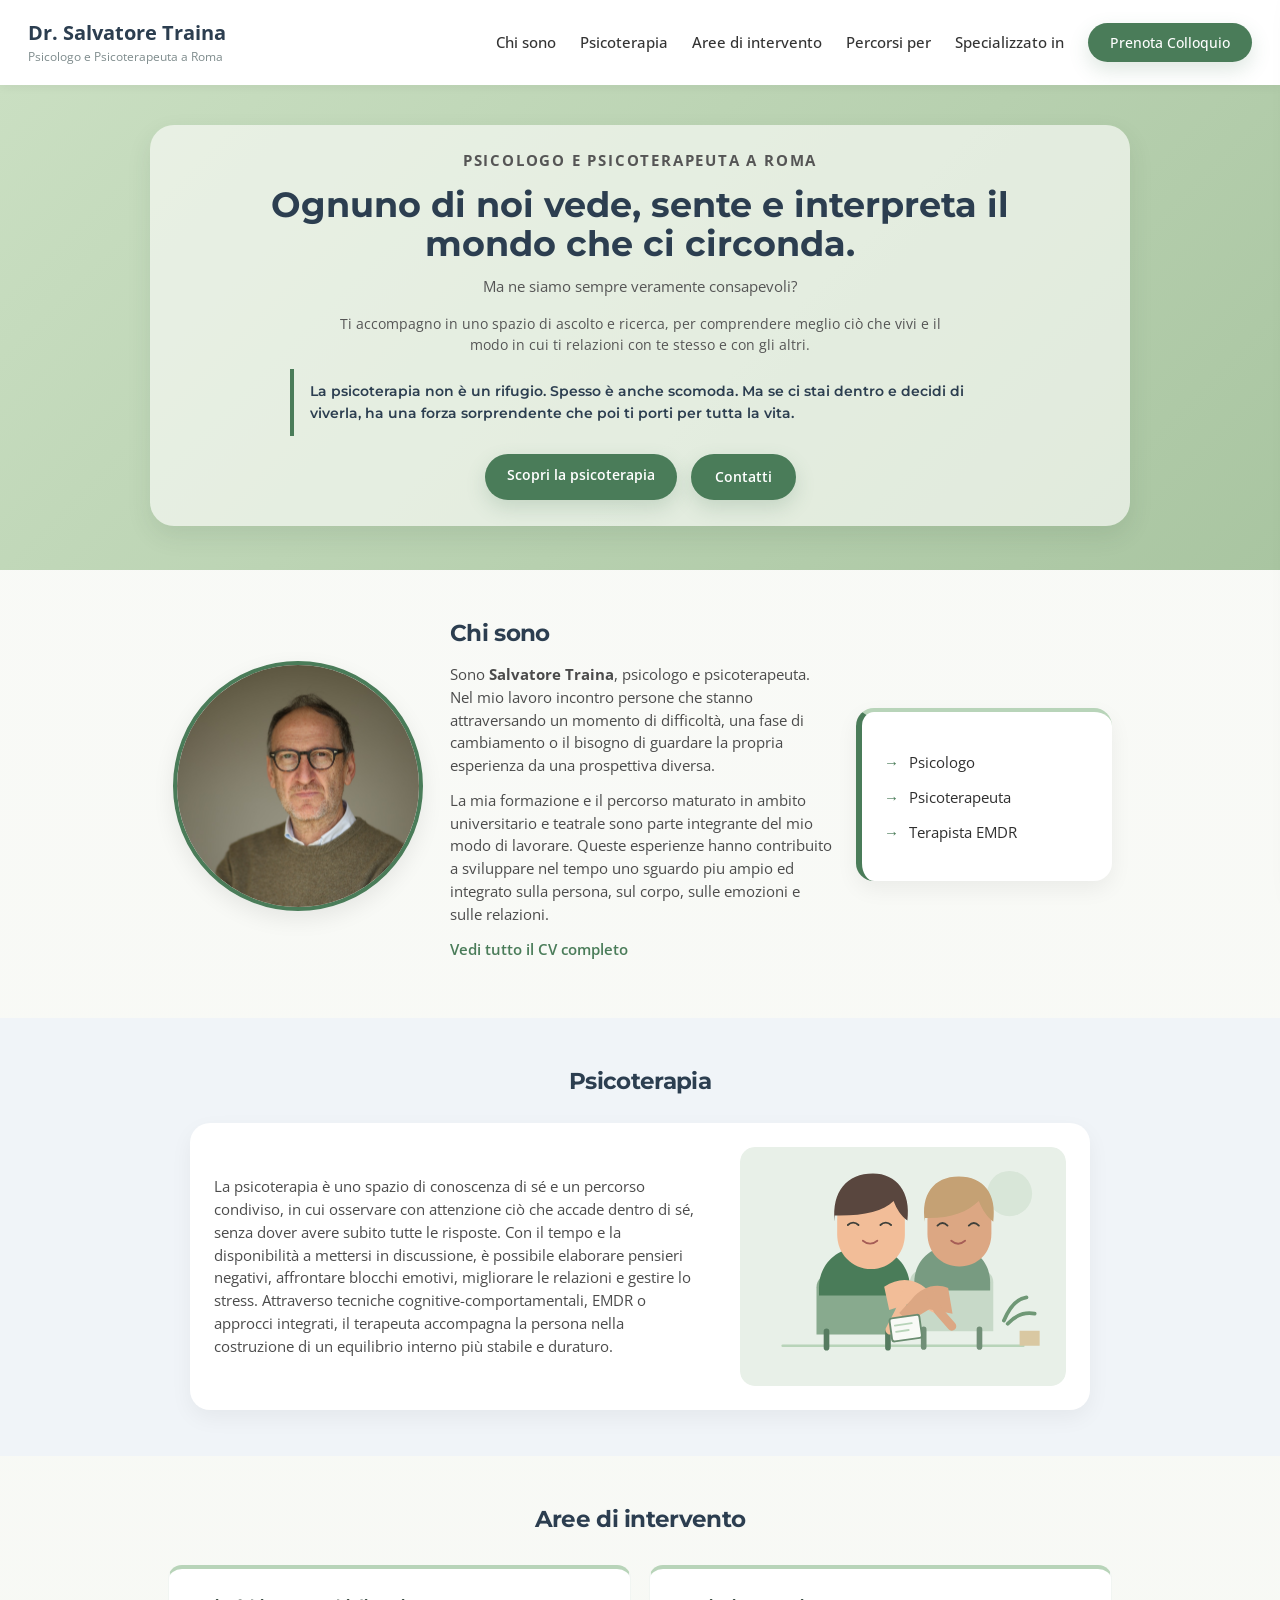
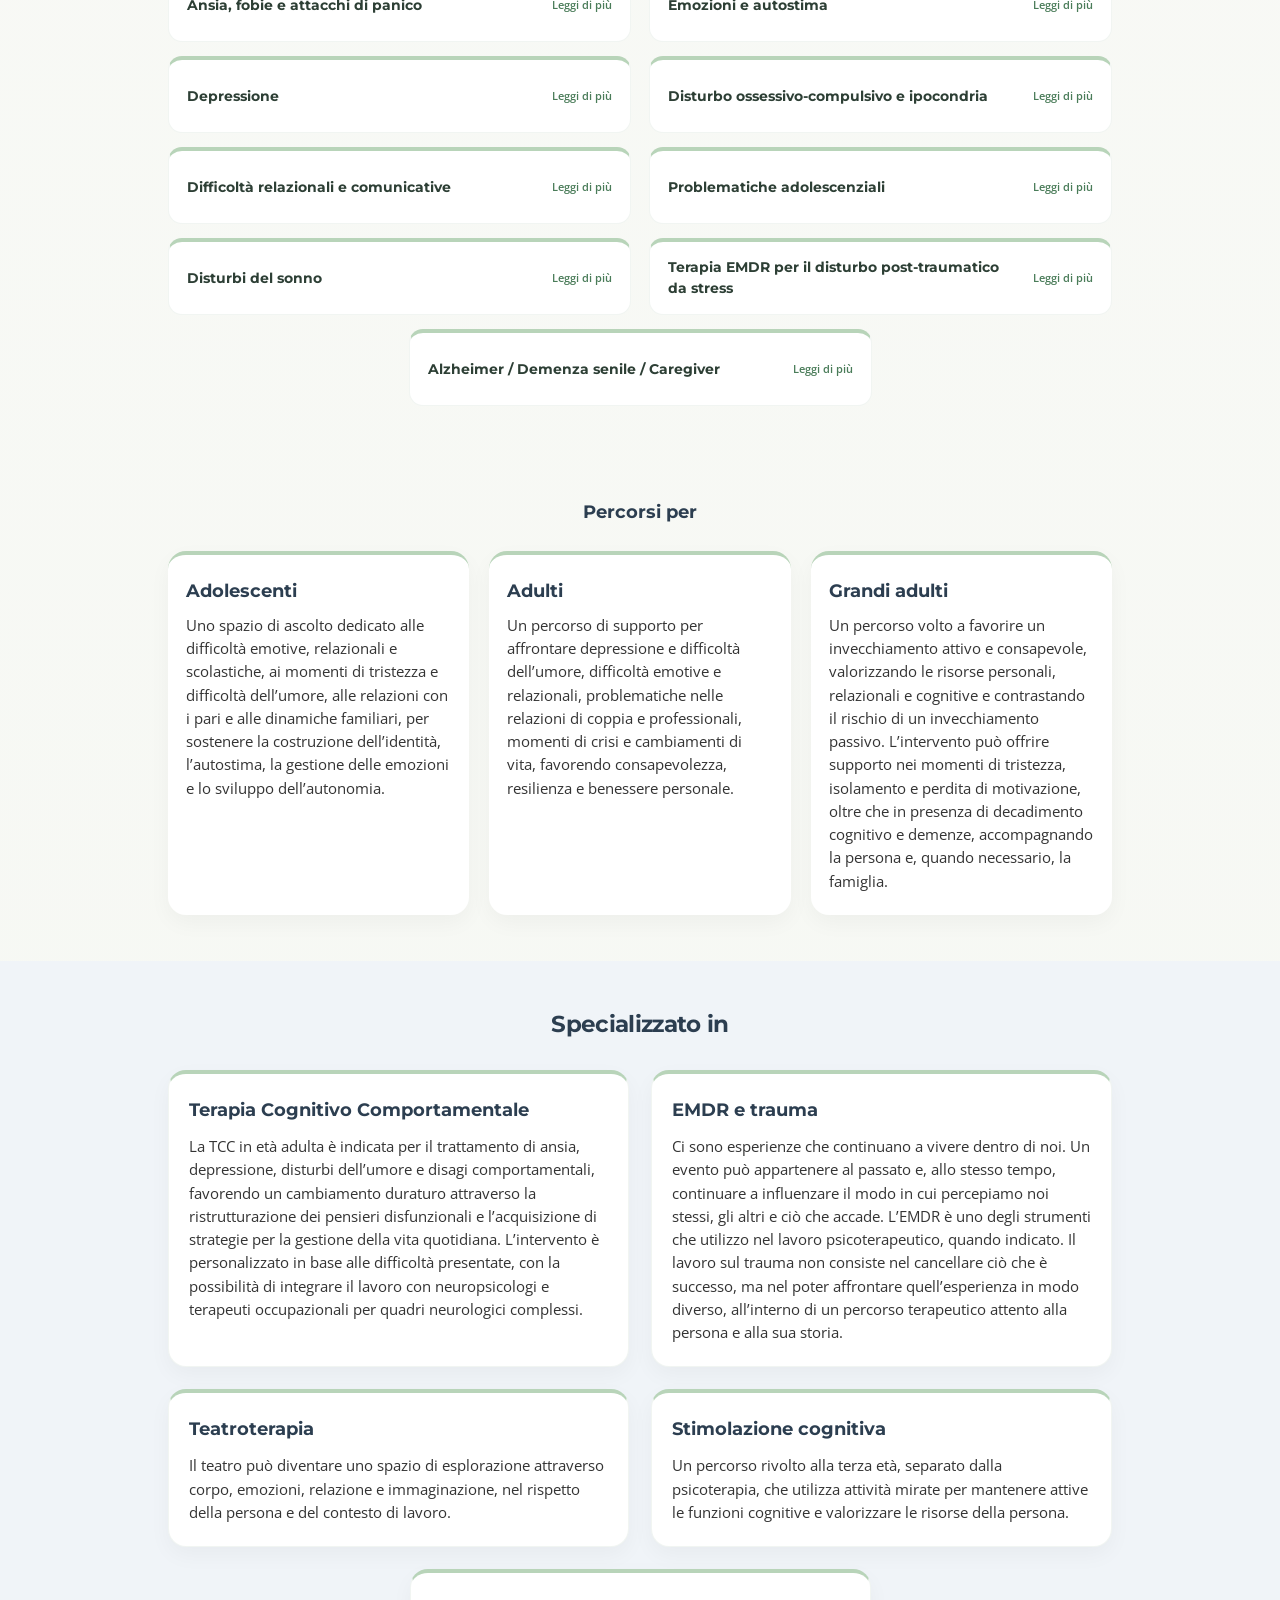
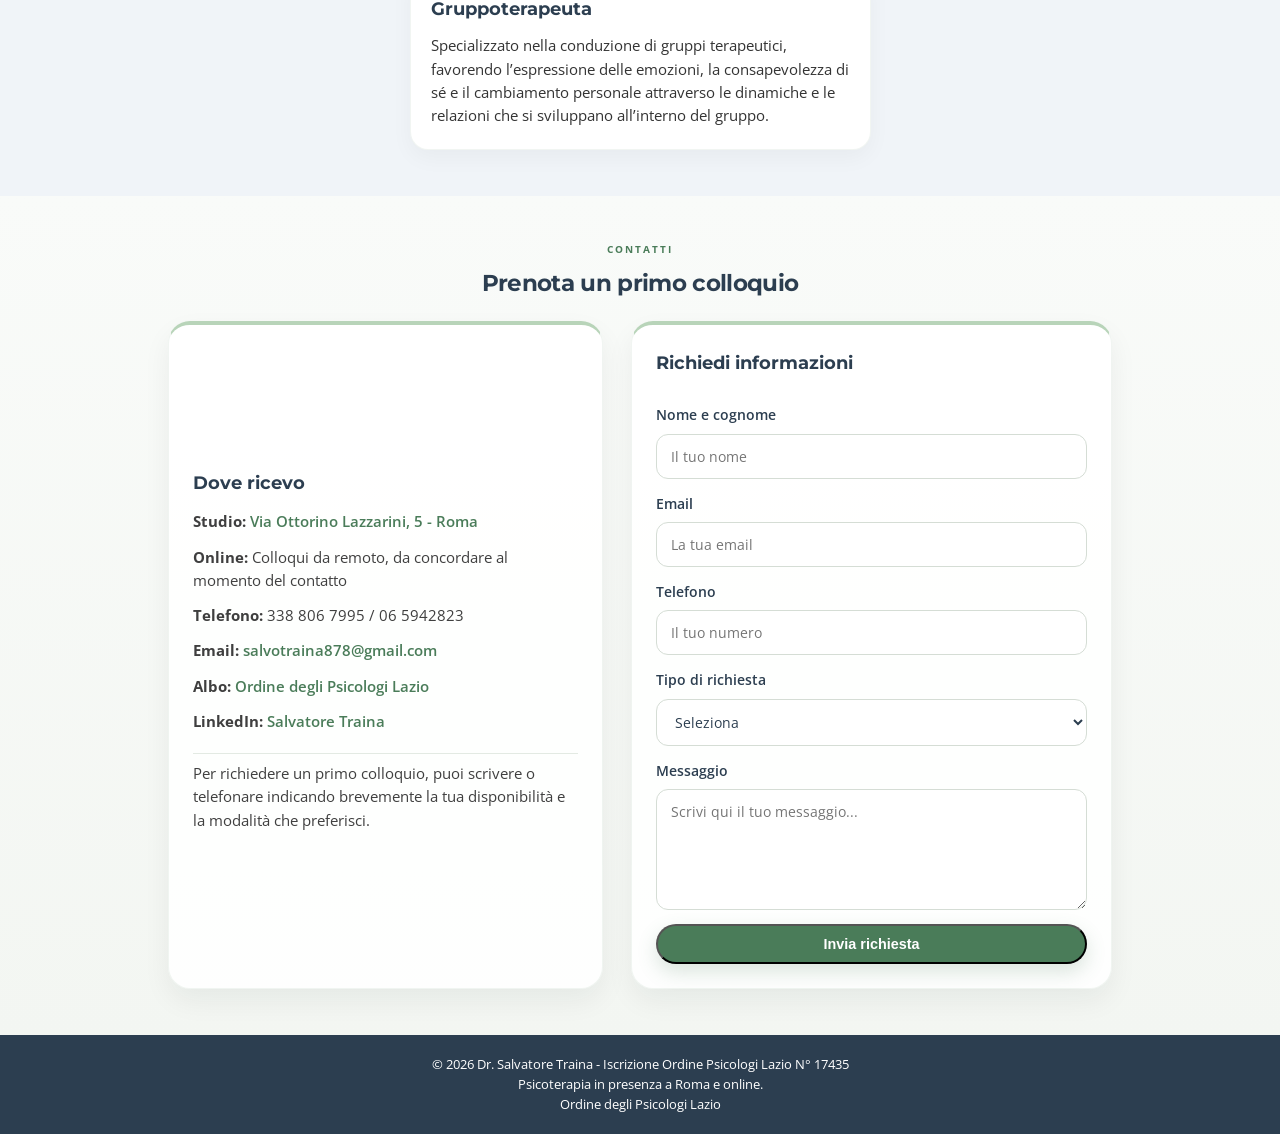
<file: index.html>
<!DOCTYPE html>
<html lang="it">
<head>
    <meta charset="UTF-8">
    <meta name="viewport" content="width=device-width, initial-scale=1.0">
    
    <!-- Meta SEO Principali -->
    <title>Dr. Salvatore Traina | Psicologo Psicoterapeuta a Roma</title>
    <meta name="description" content="Psicologo e Psicoterapeuta a Roma. Supporto psicologico per ansia, stress, terapia individuale e di coppia. Consulenze in studio a Roma e online.">
    <meta name="keywords" content="psicologo roma, psicoterapeuta roma, terapia ansia roma, psicologo online, consulenza psicologica roma">
    <meta name="robots" content="index, follow">
    
    <!-- Open Graph (Social Share) -->
    <meta property="og:title" content="Dr. Salvatore Traina - Psicologo Psicoterapeuta a Roma">
    <meta property="og:description" content="Percorsi di psicoterapia e supporto psicologico a Roma e online. Prenota un primo colloquio.">
    <meta property="og:type" content="website">

    <!-- CSS -->
    <link rel="stylesheet" href="style.css">
    
    <!-- Google Fonts -->
    <link rel="preconnect" href="https://fonts.googleapis.com">
    <link rel="preconnect" href="https://fonts.gstatic.com" crossorigin>
    <link href="https://fonts.googleapis.com/css2?family=Montserrat:wght@400;500;600;700&family=Open+Sans:wght@300;400;600&display=swap" rel="stylesheet">

    <!-- Umami Analytics -->
    <script defer src="https://cloud.umami.is/script.js" data-website-id="c4d1b2b9-e2a3-42a3-b841-8011da75d604"></script>

    <!-- Dati Strutturati Schema.org per Google SEO Locale -->
    <script type="application/ld+json">
    {
      "@context": "https://schema.org",
      "@type": "Physician",
      "name": "Dr. Salvatore Traina - Psicologo Psicoterapeuta Roma",
      "image": "https://via.placeholder.com/800x600",
      "medicalSpecialty": "Psychiatric",
      "address": {
        "@type": "PostalAddress",
        "streetAddress": "Via Benedetto Croce 123",
        "addressLocality": "Roma",
        "postalCode": "00183",
        "addressCountry": "IT"
      },
      "geo": {
        "@type": "GeoCoordinates",
        "latitude": 41.9027835,
        "longitude": 12.4963655
      },
      "url": "https://www.nomedominio.it",
      "telephone": "+390612345678",
      "priceRange": "€€"
    }
    </script>
</head>

<body>
    <!-- Header & Navigazione -->
    <header class="navbar">
        <div class="container nav-container">
            <a href="#" class="logo">Dr. Salvatore Traina <span>Psicologo e Psicoterapeuta a Roma</span></a>
            <nav class="desktop-nav" aria-label="Navigazione principale">
                <ul class="nav-links">
                    <li><a href="#chi-sono">Chi sono</a></li>
                    <li><a href="#psicoterapia">Psicoterapia</a></li>
                    <li><a href="#aree">Aree di intervento</a></li>
                    <li><a href="#percorsi-eta">Percorsi per </a></li>
                    <li><a href="#approcci">Specializzato in</a></li>
                    <li><a href="#contatti" class="btn-nav">Prenota Colloquio</a></li>
                </ul>
            </nav>

            <button class="mobile-menu-toggle" type="button" aria-label="Apri menu" aria-expanded="false">
                <span></span>
                <span></span>
                <span></span>
            </button>
        </div>
    </header>

    <div class="mobile-menu-backdrop" aria-hidden="true"></div>

    <nav class="mobile-nav-panel" aria-label="Menu mobile">
        <ul class="nav-links-mobile">
            <li><a href="#chi-sono">Chi sono</a></li>
            <li><a href="#psicoterapia">Psicoterapia</a></li>
            <li><a href="#aree">Aree di intervento</a></li>
            <li><a href="#percorsi-eta">Percorsi per ogni età</a></li>
            <li><a href="#approcci">Specializzato in</a></li>
            <li><a href="#contatti" class="btn-nav">Prenota Colloquio</a></li>
        </ul>
    </nav>

    <!-- Home -->
    <section class="hero">
        <div class="container hero-content">
            <p class="eyebrow">Psicologo e Psicoterapeuta a Roma</p>
            <h1>Ognuno di noi vede, sente e interpreta il mondo che ci circonda.</h1>
            <p>Ma ne siamo sempre veramente consapevoli?</p>
            <p class="hero-intro">Ti accompagno in uno spazio di ascolto e ricerca, per comprendere meglio ciò che vivi e il modo in cui ti relazioni con te stesso e con gli altri.</p>
            <blockquote>La psicoterapia non è un rifugio. Spesso è anche scomoda. Ma se ci stai dentro e decidi di viverla, ha una forza sorprendente che poi ti porti per tutta la vita.</blockquote>
            <div class="hero-buttons">
                <a href="#psicoterapia" class="btn btn-primary">Scopri la psicoterapia</a>
                <a href="#contatti" class="btn btn-secondary">Contatti</a>
            </div>
        </div>
    </section>

    <!-- Chi Sono -->
    <section id="chi-sono" class="section">
        <div class="container section-grid">
            <div class="profile-photo">
                <img src="foto.jpg" alt="Dr. Salvatore Traina">
            </div>
            <div class="text-block">
                <h2>Chi sono</h2>
                <p>Sono <strong>Salvatore Traina</strong>, psicologo e psicoterapeuta. Nel mio lavoro incontro persone che stanno attraversando un momento di difficoltà, una fase di cambiamento o il bisogno di guardare la propria esperienza da una prospettiva diversa.</p>
                <p>La mia formazione e il percorso maturato  in ambito universitario e teatrale sono parte integrante del mio modo di lavorare. Queste esperienze hanno contribuito a sviluppare  nel tempo uno sguardo piu ampio ed integrato sulla persona, sul corpo, sulle emozioni e sulle relazioni.</p>
                <p><a class="contact-link" href="cv.html">Vedi tutto il CV completo</a></p>
            </div>
            <div class="info-card">
                <ul>
                    <li>Psicologo</li>
                    <li>Psicoterapeuta</li>
                    <li>Terapista EMDR</li>
                </ul>
            </div>
        </div>
    </section>

    <!-- Psicoterapia -->
    <section id="psicoterapia" class="section bg-light">
        <div class="container">
            <h2 class="text-center">Psicoterapia</h2>
            <div class="psychotherapy-content">
                <p>La psicoterapia è uno spazio di conoscenza di sé e un percorso condiviso, in cui osservare con attenzione ciò che accade dentro di sé, senza dover avere subito tutte le risposte. Con il tempo e la disponibilità a mettersi in discussione, è possibile elaborare pensieri negativi, affrontare blocchi emotivi, migliorare le relazioni e gestire lo stress. Attraverso tecniche cognitive-comportamentali, EMDR o approcci integrati, il terapeuta accompagna la persona nella costruzione di un equilibrio interno più stabile e duraturo.</p>
                <img src="psicoterapia.svg" alt="Un terapeuta ascolta un paziente adulto durante un colloquio">
            </div>
        </div>
    </section>

    <!-- Aree di intervento -->
    <section id="aree" class="section">
        <div class="container">
            <h2 class="text-center">Aree di intervento</h2>
            <div class="cards-grid">
                <details class="area-item" name="aree-intervento">
                    <summary class="area-toggle">
                        <span>Ansia, fobie e attacchi di panico</span>
                        <span class="read-more"><span class="read-label">Leggi di più</span><span class="close-label">Chiudi</span></span>
                    </summary>
                    <div class="area-panel">
                        <p>Per comprendere cosa succede nel corpo e nella mente quando la paura prende spazio e affrontare gradualmente le situazioni che generano ansia.</p>
                    </div>
                </details>
                <details class="area-item" name="aree-intervento">
                    <summary class="area-toggle">
                        <span>Emozioni e autostima</span>
                        <span class="read-more"><span class="read-label">Leggi di più</span><span class="close-label">Chiudi</span></span>
                    </summary>
                    <div class="area-panel">
                        <p>Per chi si sente bloccato, sopraffatto o continuamente in lotta con il proprio modo di essere.</p>
                    </div>
                </details>
                <details class="area-item" name="aree-intervento">
                    <summary class="area-toggle">
                        <span>Depressione</span>
                        <span class="read-more"><span class="read-label">Leggi di più</span><span class="close-label">Chiudi</span></span>
                    </summary>
                    <div class="area-panel">
                        <p>Uno spazio per affrontare i momenti di tristezza, la perdita di motivazione e le difficoltà dell'umore, valorizzando le risorse personali.</p>
                    </div>
                </details>
                <details class="area-item" name="aree-intervento">
                    <summary class="area-toggle">
                        <span>Disturbo ossessivo-compulsivo e ipocondria</span>
                        <span class="read-more"><span class="read-label">Leggi di più</span><span class="close-label">Chiudi</span></span>
                    </summary>
                    <div class="area-panel">
                        <p>Per comprendere e affrontare pensieri ricorrenti, preoccupazioni per la salute e comportamenti che possono incidere sulla vita quotidiana.</p>
                    </div>
                </details>
                <details class="area-item" name="aree-intervento">
                    <summary class="area-toggle">
                        <span>Difficoltà relazionali e comunicative</span>
                        <span class="read-more"><span class="read-label">Leggi di più</span><span class="close-label">Chiudi</span></span>
                    </summary>
                    <div class="area-panel">
                        <p>Per esplorare le dinamiche relazionali e trovare modalità più consapevoli di comunicare e stare in relazione.</p>
                    </div>
                </details>
                <details class="area-item" name="aree-intervento">
                    <summary class="area-toggle">
                        <span>Problematiche adolescenziali</span>
                        <span class="read-more"><span class="read-label">Leggi di più</span><span class="close-label">Chiudi</span></span>
                    </summary>
                    <div class="area-panel">
                        <p>Un percorso di ascolto e supporto per le difficoltà emotive, relazionali e familiari che possono emergere durante l'adolescenza.</p>
                    </div>
                </details>
                <details class="area-item" name="aree-intervento">
                    <summary class="area-toggle">
                        <span>Disturbi del sonno</span>
                        <span class="read-more"><span class="read-label">Leggi di più</span><span class="close-label">Chiudi</span></span>
                    </summary>
                    <div class="area-panel">
                        <p>Per approfondire le difficoltà legate al sonno e il loro rapporto con il benessere emotivo e la vita quotidiana.</p>
                    </div>
                </details>
                <details class="area-item" name="aree-intervento">
                    <summary class="area-toggle">
                        <span>Terapia EMDR per il disturbo post-traumatico da stress</span>
                        <span class="read-more"><span class="read-label">Leggi di più</span><span class="close-label">Chiudi</span></span>
                    </summary>
                    <div class="area-panel">
                        <p>Quando indicato, l'EMDR può essere integrato nel percorso terapeutico per affrontare esperienze traumatiche e i loro effetti.</p>
                    </div>
                </details>
                <details class="area-item alzheimer-card" name="aree-intervento">
                    <summary class="area-toggle">
                        <span>Alzheimer / Demenza senile / Caregiver</span>
                        <span class="read-more"><span class="read-label">Leggi di più</span><span class="close-label">Chiudi</span></span>
                    </summary>
                    <div class="area-panel">
                        <p>Chi si prende cura di una persona con Alzheimer o demenza senile è esposto a un forte stress psicofisico e rischia di esaurire rapidamente le energie necessarie alla relazione di aiuto. Con supporto, ascolto e orientamento, il familiare può ridurre questi rischi e diventare un valido sostegno per la persona e per l'intero nucleo familiare.</p>
                        <h4>Fase I</h4>
                        <p>Attività specifiche di stimolazione cognitiva per persone con demenza senile o Alzheimer.</p>
                        <h4>Fase II</h4>
                        <p>Formazione e informazione rivolte a familiari e badanti che assistono quotidianamente persone con deterioramento cognitivo e che spesso vivono la malattia con un senso di isolamento e solitudine.</p>
                        <h4>Obiettivi</h4>
                        <ul>
                            <li>Esercizi per una corretta stimolazione cognitiva.</li>
                            <li>Conoscere e migliorare le strategie di comunicazione verbale, non verbale e corporea.</li>
                            <li>Comprendere cosa è utile sapere e fare per chi si prende cura di una persona con demenza.</li>
                            <li>Individuare le risorse da attivare e conoscere le fasi della malattia.</li>
                            <li>Proteggersi per non esaurire le proprie energie.</li>
                            <li>Affrontare la solitudine legata alla malattia.</li>
                        </ul>
                    </details>
            </div>
        </div>
    </section>

    <!-- Percorsi per ogni età -->
    <section class="section">
        <div class="container">
            <h3 id="percorsi-eta" class="text-center">Percorsi per </h3>
            <div class="feature-grid">
                <div class="feature-card">
                    <h3>Adolescenti</h3>
                    <p>Uno spazio di ascolto dedicato alle difficoltà emotive, relazionali e scolastiche, ai momenti di tristezza e difficoltà dell’umore, alle relazioni con i pari e alle dinamiche familiari, per sostenere la costruzione dell’identità, l’autostima, la gestione delle emozioni e lo sviluppo dell’autonomia.</p>
                </div>
                <div class="feature-card">
                    <h3>Adulti</h3>
                    <p>Un percorso di supporto per affrontare depressione e difficoltà dell’umore, difficoltà emotive e relazionali, problematiche nelle relazioni di coppia e professionali, momenti di crisi e cambiamenti di vita, favorendo consapevolezza, resilienza e benessere personale.</p>
                </div>
                <div class="feature-card">
                    <h3>Grandi adulti</h3>
                    <p>Un percorso volto a favorire un invecchiamento attivo e consapevole, valorizzando le risorse personali, relazionali e cognitive e contrastando il rischio di un invecchiamento passivo. L’intervento può offrire supporto nei momenti di tristezza, isolamento e perdita di motivazione, oltre che in presenza di decadimento cognitivo e demenze, accompagnando la persona e, quando necessario, la famiglia.</p>
                </div>
            </div>
        </div>
    </section>

    <!-- Specializzato in -->
    <section id="approcci" class="section bg-light">
        <div class="container">
            <h2 class="text-center">Specializzato in</h2>
            <div class="cards-grid">
                <div class="card">
                    <h3>Terapia Cognitivo Comportamentale</h3>
                    <p>La TCC in età adulta è indicata per il trattamento di ansia, depressione, disturbi dell’umore e disagi comportamentali, favorendo un cambiamento duraturo attraverso la ristrutturazione dei pensieri disfunzionali e l’acquisizione di strategie per la gestione della vita quotidiana. L’intervento è personalizzato in base alle difficoltà presentate, con la possibilità di integrare il lavoro con neuropsicologi e terapeuti occupazionali per quadri neurologici complessi.</p>
                </div>
                <div class="card">
                    <h3>EMDR e trauma</h3>
                    <p>Ci sono esperienze che continuano a vivere dentro di noi. Un evento può appartenere al passato e, allo stesso tempo, continuare a influenzare il modo in cui percepiamo noi stessi, gli altri e ciò che accade. L’EMDR è uno degli strumenti che utilizzo nel lavoro psicoterapeutico, quando indicato. Il lavoro sul trauma non consiste nel cancellare ciò che è successo, ma nel poter affrontare quell’esperienza in modo diverso, all’interno di un percorso terapeutico attento alla persona e alla sua storia.</p>
                </div>
                <div class="card">
                    <h3>Teatroterapia</h3>
                    <p>Il teatro può diventare uno spazio di esplorazione attraverso corpo, emozioni, relazione e immaginazione, nel rispetto della persona e del contesto di lavoro.</p>
                </div>
                <div class="card">
                    <h3>Stimolazione cognitiva</h3>
                    <p>Un percorso rivolto alla terza età, separato dalla psicoterapia, che utilizza attività mirate per mantenere attive le funzioni cognitive e valorizzare le risorse della persona.</p>
                </div>
                <div class="card">
                    <h3>Gruppoterapeuta</h3>
                    <p>Specializzato nella conduzione di gruppi terapeutici, favorendo l’espressione delle emozioni, la consapevolezza di sé e il cambiamento personale attraverso le dinamiche e le relazioni che si sviluppano all’interno del gruppo.</p>
                </div>
            </div>
        </div>
    </section>

    <!-- Contatti -->
    <section id="contatti" class="section contact-section">
        <div class="container">
            <div class="section-heading">
                <p class="eyebrow eyebrow-small">Contatti</p>
                <h2 class="text-center">Prenota un primo colloquio</h2>
            </div>

            <div class="contact-grid">
                <div class="contact-info">
                    <div class="contact-card">
                        <h3>Dove ricevo</h3>
                        <p><strong>Studio:</strong> <a class="contact-link" href="https://www.google.com/maps/search/?api=1&query=Via+Ottorino+Lazzarini+5+Roma" target="_blank" rel="noopener">Via Ottorino Lazzarini, 5 - Roma</a></p>
                        <p><strong>Online:</strong> Colloqui da remoto, da concordare al momento del contatto</p>
                        <p><strong>Telefono:</strong> <span href="tel:3388067995"> 338 806 7995</span> / <span href="tel:065942823" > 06 5942823</span></p>
                        <p><strong>Email:</strong> <a href="mailto:salvotraina878@gmail.com" class="contact-link">salvotraina878@gmail.com</a></p>
                        <p><strong>Albo:</strong> <a class="contact-link" href="https://ordinepsicologilazio.it/albo/salvatoretraina#nota-1" target="_blank" rel="noopener">Ordine degli Psicologi Lazio</a></p>
                        <p><strong>LinkedIn:</strong> <a class="contact-link" href="https://www.linkedin.com/in/salvatore-traina-9a300489/?skipRedirect=true&contentTrackingId=ZJd0AjXlQhiMS88UP1SF4w%3D%3D&viewName=premium-nav-upsell-text&upsellOrderOrigin=Tracking%3Av1%3Apremium_nav_upsell_text%3ANav%3AIn-Product" target="_blank" rel="noopener">Salvatore Traina</a></p>
                        <p class="contact-note">Per richiedere un primo colloquio, puoi scrivere o telefonare indicando brevemente la tua disponibilità e la modalità che preferisci.</p>
                    </div>

                </div>

                <form class="contact-form" action="https://formspree.io/f/xjykplrg" method="POST">
                    <h3>Richiedi informazioni</h3>
                    <input type="hidden" name="_captcha" value="false">
                    <input type="hidden" name="_subject" value="Nuova richiesta dal sito web - Dr. Salvatore Traina">
                    <input type="hidden" name="_template" value="table">
                    <input type="hidden" name="_next" value="https://salvatoretraina.it/index1.html">

                    <label>
                        <span>Nome e cognome</span>
                        <input type="text" name="nome" placeholder="Il tuo nome" required>
                    </label>

                    <label>
                        <span>Email</span>
                        <input type="email" name="email" placeholder="La tua email" required>
                    </label>

                    <label>
                        <span>Telefono</span>
                        <input type="tel" name="telefono" placeholder="Il tuo numero" required>
                    </label>

                    <label>
                        <span>Tipo di richiesta</span>
                        <select name="interesse" required>
                            <option value="">Seleziona</option>
                            <option value="Primo colloquio">Primo colloquio</option>
                            <option value="Psicoterapia individuale">Psicoterapia individuale</option>
                            <option value="Coppia">Coppia</option>
                            <option value="Ansia e panico">Ansia e panico</option>
                            <option value="Altro">Altro</option>
                        </select>
                    </label>

                    <label>
                        <span>Messaggio</span>
                        <textarea name="messaggio" rows="5" placeholder="Scrivi qui il tuo messaggio..." required></textarea>
                    </label>

                    <button type="submit" class="btn btn-primary">Invia richiesta</button>
                </form>
            </div>
        </div>
    </section>

    <!-- Footer -->
    <footer>
        <div class="container footer-content">
            <p>&copy; 2026 Dr. Salvatore Traina - Iscrizione Ordine Psicologi Lazio N° 17435</p>
            <p>Psicoterapia in presenza a Roma e online.</p>
            <p><a href="https://ordinepsicologilazio.it/albo/salvatoretraina#nota-1" target="_blank" rel="noopener" class="contact-link">Ordine degli Psicologi Lazio</a></p>
        </div>
    </footer>

    <script>
        const toggle = document.querySelector('.mobile-menu-toggle');
        const backdrop = document.querySelector('.mobile-menu-backdrop');
        const mobilePanel = document.querySelector('.mobile-nav-panel');
        const mobileLinks = document.querySelectorAll('.nav-links-mobile a');

        function setMenuState(isOpen) {
            toggle.classList.toggle('is-open', isOpen);
            toggle.setAttribute('aria-expanded', String(isOpen));
            document.body.classList.toggle('menu-open', isOpen);
            backdrop.classList.toggle('visible', isOpen);
            mobilePanel.classList.toggle('open', isOpen);
        }

        toggle.addEventListener('click', () => {
            const isOpen = !toggle.classList.contains('is-open');
            setMenuState(isOpen);
        });

        backdrop.addEventListener('click', () => setMenuState(false));

        mobileLinks.forEach(link => {
            link.addEventListener('click', () => setMenuState(false));
        });
    </script>
<script>
  const form = document.querySelector('form[action*="formspree.io"]');
  form.addEventListener('submit', async (e) => {
    e.preventDefault();
    try {
      const risposta = await fetch(form.action, {
        method: 'POST',
        body: new FormData(form),
        headers: { Accept: 'application/json' }
      });
      if (!risposta.ok) throw new Error();
      window.location.href = 'index1.html';
    } catch {
      alert("Errore nell'invio. Riprova o contattami per telefono.");
    }
  });
</script>
</body>
</html>
</file>
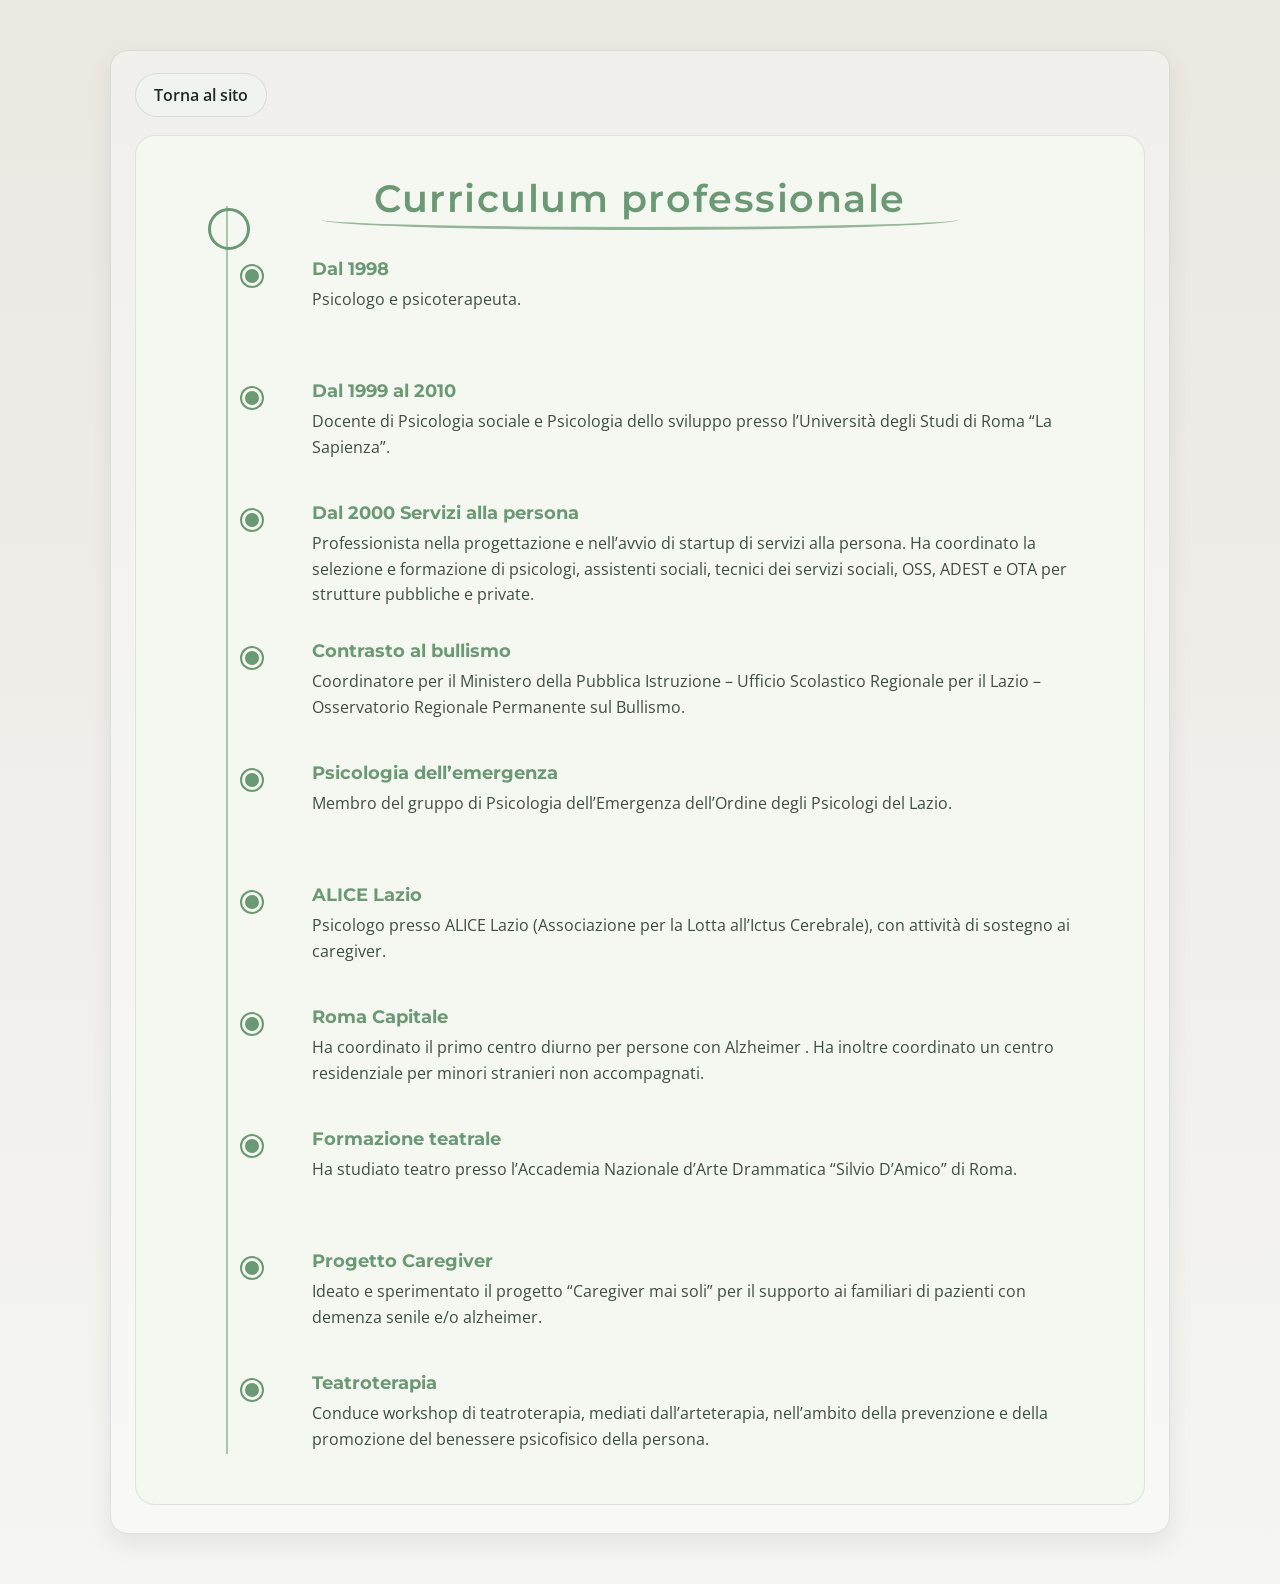
<file: cv.html>
<!DOCTYPE html>
<html lang="it">
<head>
    <meta charset="UTF-8">
    <meta name="viewport" content="width=device-width, initial-scale=1.0">
    <title>Curriculum - Dr. Salvatore Traina</title>
    <link rel="preconnect" href="https://fonts.googleapis.com">
    <link rel="preconnect" href="https://fonts.gstatic.com" crossorigin>
    <link href="https://fonts.googleapis.com/css2?family=Montserrat:wght@400;500;600;700&family=Open+Sans:wght@300;400;600;700&display=swap" rel="stylesheet">
    <style>
        :root {
            --bg: #f3f3f0;
            --panel: #f5f7f1;
            --line: #b9d7b5;
            --green: #a7c7aa;
            --green-deep: #6a9a73;
            --text: #1e2a21;
            --muted: #3d4d42;
            --shadow: rgba(30, 42, 33, 0.08);
        }

        * { box-sizing: border-box; }

        body {
            margin: 0;
            font-family: 'Open Sans', sans-serif;
            background: linear-gradient(180deg, #eae8e1 0%, #f5f5f3 100%);
            color: var(--text);
        }

        .page {
            max-width: 1100px;
            margin: 30px auto;
            padding: 20px;
        }

        .cv-shell {
            background: rgba(255,255,255,0.35);
            border: 1px solid rgba(115, 136, 120, 0.2);
            border-radius: 18px;
            box-shadow: 0 10px 25px var(--shadow);
            padding: 22px 24px 28px;
        }

        .toolbar {
            display: flex;
            justify-content: space-between;
            align-items: center;
            margin-bottom: 18px;
            gap: 16px;
        }

        .btn {
            display: inline-flex;
            align-items: center;
            justify-content: center;
            text-decoration: none;
            border-radius: 999px;
            padding: 10px 18px;
            font-weight: 600;
            transition: 0.2s ease;
            border: 1px solid transparent;
        }

        .btn-home {
            background: #f0f3ee;
            border-color: rgba(69, 90, 74, 0.15);
            color: var(--text);
        }

        .btn-home:hover {
            background: #e6ece4;
        }

        .cv-card {
            background: var(--panel);
            border: 1px solid rgba(115, 136, 120, 0.18);
            border-radius: 20px;
            padding: 24px 24px 10px;
            position: relative;
            overflow: hidden;
        }

        .cv-card::before {
            content: "";
            position: absolute;
            left: 90px;
            top: 70px;
            bottom: 50px;
            width: 2px;
            background: linear-gradient(180deg, var(--green) 0%, var(--green) 100%);
        }

        .cv-card::after {
            content: "";
            position: absolute;
            left: 72px;
            top: 72px;
            width: 36px;
            height: 36px;
            border: 3px solid var(--green-deep);
            border-radius: 50%;
            background: transparent;
            transform: rotate(45deg);
        }

        h1 {
            font-family: 'Montserrat', sans-serif;
            font-size: clamp(2.2rem, 3vw, 3.4rem);
            line-height: 1.1;
            text-align: center;
            margin: 18px 0 18px;
            color: var(--green-deep);
            letter-spacing: 0.04em;
            font-weight: 600;
            position: relative;
        }

        h1 .cap {
            display: inline-block;
            position: relative;
        }

        h1 .cap::before {
            content: "";
            position: absolute;
            left: 50%;
            transform: translateX(-50%);
            bottom: -10px;
            width: 120%;
            height: 18px;
            border: 3px solid rgba(106, 154, 115, 0.7);
            border-top: 0;
            border-left: 0;
            border-right: 0;
            border-radius: 50%;
        }

        .timeline {
            position: relative;
            margin-left: 120px;
            padding-top: 20px;
        }

        .item {
            position: relative;
            padding-left: 32px;
            margin-bottom: 32px;
            min-height: 90px;
        }

        .item::before {
            content: "";
            position: absolute;
            left: -38px;
            top: 8px;
            width: 14px;
            height: 14px;
            background: var(--green-deep);
            border-radius: 50%;
            border: 3px solid #f5f7f1;
            box-shadow: 0 0 0 2px var(--green-deep);
        }

        .year {
            display: inline-block;
            font-family: 'Montserrat', sans-serif;
            font-weight: 700;
            font-size: 1.1rem;
            margin-bottom: 8px;
            color: var(--green-deep);
        }

        .title {
            font-size: clamp(1.1rem, 1.5vw, 1.5rem);
            font-weight: 700;
            margin: 0 0 8px;
            color: var(--text);
        }

        .desc {
            margin: 0;
            line-height: 1.6;
            color: var(--muted);
            max-width: 760px;
            font-size: 1rem;
        }

        .badge {
            display: inline-block;
            margin-bottom: 6px;
            color: var(--green-deep);
            font-weight: 700;
        }

        @media (max-width: 700px) {
            .page { padding: 12px; }
            .cv-shell { padding: 16px; }
            .toolbar { display: flex; justify-content: center; }
            .cv-card::before { left: 32px; }
            .cv-card::after { left: 14px; }
            .timeline {
                margin-left: 50px;
                padding-top: 10px;
            }
            .item { padding-left: 18px; }
            .item::before { left: -22px; }
        }
    </style>
</head>
<body>
    <div class="page">
        <div class="cv-shell">
            <div class="toolbar">
                <a href="index.html" class="btn btn-home">Torna al sito</a>
            </div>

            <div class="cv-card">
                <h1><span class="cap">Curriculum professionale</span></h1>

                <div class="timeline">
                    <div class="item">
                        <div class="year">Dal 1998 </div>
                        <p class="desc">Psicologo e psicoterapeuta.</p>
                    </div>

                    <div class="item">
                        <div class="year">Dal 1999 al 2010</div>
                        <p class="desc">Docente di Psicologia sociale e Psicologia dello sviluppo presso l’Università degli Studi di Roma “La Sapienza”.</p>
                    </div>

                    <div class="item">
                        <div class="year">Dal 2000 Servizi alla persona</div>
                        <p class="desc">Professionista nella progettazione e nell’avvio di startup di servizi alla persona. Ha coordinato la selezione e formazione di psicologi, assistenti sociali, tecnici dei servizi sociali, OSS, ADEST e OTA per strutture pubbliche e private.</p>
                    </div>

                    <div class="item">
                        <div class="year">Contrasto al bullismo</div>
                        <p class="desc">Coordinatore per il Ministero della Pubblica Istruzione – Ufficio Scolastico Regionale per il Lazio – Osservatorio Regionale Permanente sul Bullismo.</p>
                    </div>

                    <div class="item">
                        <div class="year">Psicologia dell’emergenza</div>
                        <p class="desc">Membro del gruppo di Psicologia dell’Emergenza dell’Ordine degli Psicologi del Lazio.</p>
                    </div>

                    <div class="item">
                        <div class="year">ALICE Lazio</div>
                        <p class="desc">Psicologo presso ALICE Lazio (Associazione per la Lotta all’Ictus Cerebrale), con attività di sostegno ai caregiver.</p>
                    </div>

                    <div class="item">
                        <div class="year">Roma Capitale</div>
                        <p class="desc">Ha coordinato il primo centro diurno per persone con Alzheimer . Ha inoltre coordinato un centro residenziale per minori stranieri non accompagnati.</p>
                    </div>

                    <div class="item">
                        <div class="year">Formazione teatrale</div>
                        <p class="desc">Ha studiato teatro presso l’Accademia Nazionale d’Arte Drammatica “Silvio D’Amico” di Roma.</p>
                    </div>

                    <div class="item">
                        <div class="year">Progetto Caregiver</div>
                        <p class="desc">Ideato e sperimentato il progetto “Caregiver mai soli” per il supporto ai familiari di pazienti con demenza senile e/o alzheimer.</p>
                    </div>

                    <div class="item">
                        <div class="year">Teatroterapia</div>
                        <p class="desc">
                            Conduce workshop di teatroterapia, mediati dall’arteterapia, nell’ambito della prevenzione e della promozione del benessere psicofisico della persona.
                        </p>
                    </div>
                </div>
            </div>
        </div>
    </div>
</body>
</html>
</file>
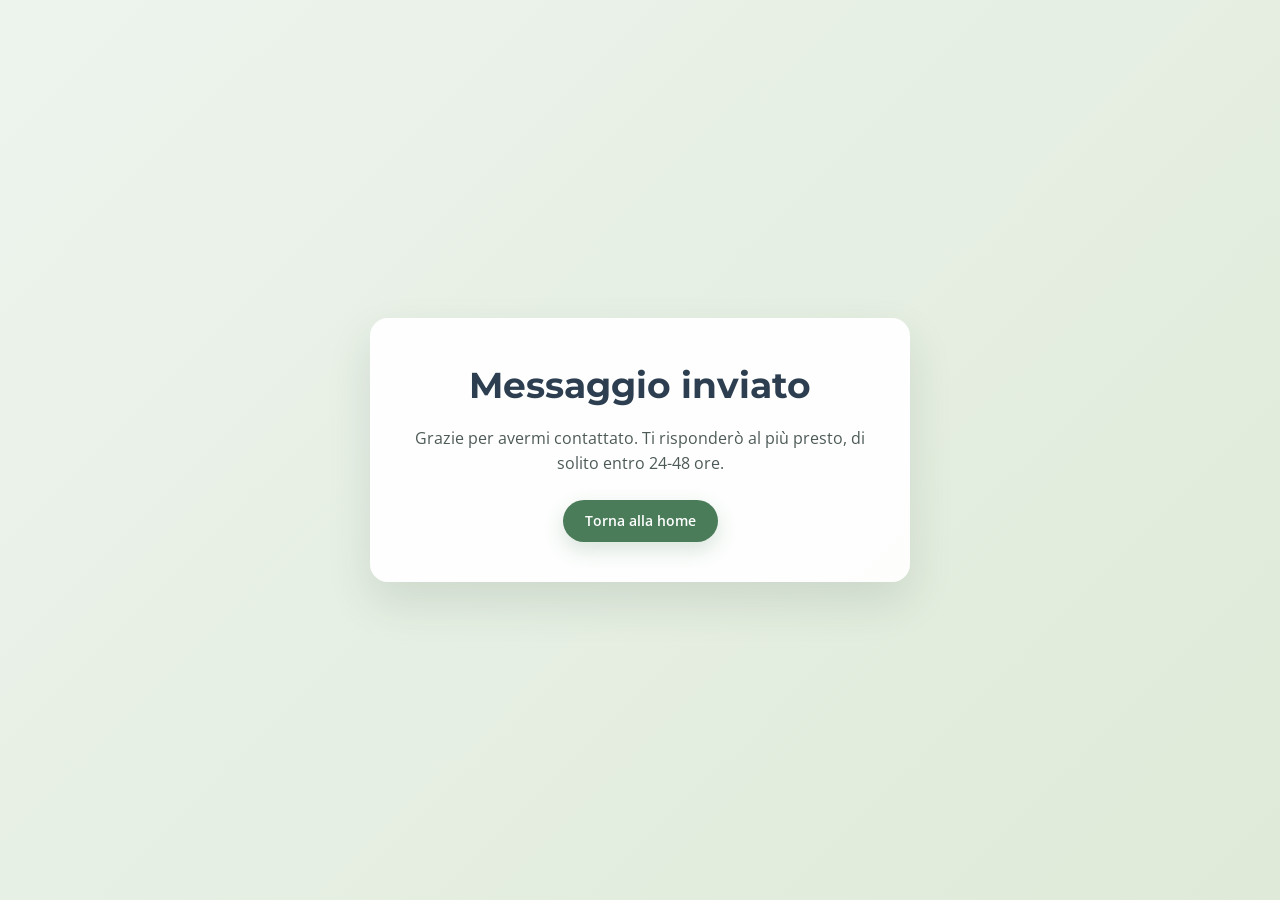
<file: index1.html>
<!DOCTYPE html>
<html lang="it">
<head>
  <meta charset="UTF-8" />
  <meta name="viewport" content="width=device-width, initial-scale=1.0" />
  <meta name="robots" content="noindex, follow" />
  <title>Messaggio inviato | Dr. Salvatore Traina</title>

  <!-- Stessi font del sito (se nel tuo index.html la riga dei font è diversa, copia quella) -->
  <link rel="preconnect" href="https://fonts.googleapis.com">
  <link rel="preconnect" href="https://fonts.gstatic.com" crossorigin>
  <link href="https://fonts.googleapis.com/css2?family=Montserrat:wght@400;500;600;700&family=Open+Sans:wght@400;600&display=swap" rel="stylesheet">

  <!-- Stesso foglio di stile del sito: eredita font, colori e pulsanti -->
  <link rel="stylesheet" href="style.css">

  <style>
    .thanks {
      min-height: 100vh;
      display: grid;
      place-items: center;
      padding: 24px;
      background: linear-gradient(135deg, #edf4ee 0%, #dfead8 100%);
    }

    .thanks-card {
      background: rgba(255, 255, 255, 0.92);
      border-radius: 18px;
      padding: 40px 32px;
      text-align: center;
      box-shadow: 0 20px 45px rgba(27, 54, 39, 0.12);
      max-width: 540px;
      width: 100%;
    }

    .thanks-card h1 {
      margin: 0 0 12px;
      font-family: 'Montserrat', sans-serif;
      font-size: clamp(1.8rem, 5vw, 2.4rem);
      color: #2c3e50;
    }

    .thanks-card p {
      margin: 0 0 24px;
      line-height: 1.6;
      font-size: 1.05rem;
      color: #4d5a58;
    }
  </style>
</head>
<body>
  <main class="thanks">
    <div class="thanks-card">
      <h1>Messaggio inviato</h1>
      <p>Grazie per avermi contattato. Ti risponderò al più presto, di solito entro 24-48 ore.</p>
      <a class="btn btn-primary" href="/">Torna alla home</a>
    </div>
  </main>
</body>
</html>
</file>
<file: style.css>
/* Reset e Base */
* {
    margin: 0;
    padding: 0;
    box-sizing: border-box;
}

html {
    font-size: 15px;
}

body {
    font-family: 'Open Sans', sans-serif;
    color: #333333;
    line-height: 1.55;
    background: linear-gradient(180deg, #f9faf7 0%, #f5f7f2 100%);
    font-size: 1rem;
}

h1, h2, h3 {
    font-family: 'Montserrat', sans-serif;
    color: #2c3e50;
    margin-bottom: 0.8rem;
}

h2 {
    letter-spacing: -0.03em;
}

a {
    text-decoration: none;
    color: inherit;
}

.container {
    max-width: 980px;
    margin: 0 auto;
    padding: 0 18px;
}

.section {
    padding: 46px 0;
}

.bg-light {
    background-color: #f0f4f8;
}

.text-center {
    text-align: center;
}

/* Header & Nav */
.navbar {
    background-color: #ffffff;
    box-shadow: 0 2px 10px rgba(0,0,0,0.05);
    position: sticky;
    top: 0;
    z-index: 100;
}

.nav-container {
    display: flex;
    justify-content: space-between;
    align-items: center;
    max-width: 1320px;
    padding: 18px 28px;
    position: relative;
}

.logo {
    font-size: 1.3rem;
    font-weight: 700;
    color: #2c3e50;
}

.desktop-nav {
    display: block;
}

.logo span {
    display: block;
    font-size: 0.8rem;
    color: #7f8c8d;
    font-weight: 400;
}

.nav-links {
    display: flex;
    list-style: none;
    align-items: center;
    gap: 24px;
}

.nav-links a {
    font-weight: 500;
    white-space: nowrap;
    transition: color 0.3s ease, text-decoration-color 0.3s ease;
    text-decoration: underline;
    text-decoration-color: transparent;
    text-underline-offset: 4px;
}

.nav-links a:hover {
    color: #4a7c59;
    text-decoration-color: currentColor;
}

.btn-nav {
    background-color: #4a7c59;
    color: #ffffff !important;
    padding: 10px 22px;
    border-radius: 999px;
    font-weight: 600;
    font-size: 0.92rem;
    text-decoration: none !important;
    box-shadow: 0 8px 20px rgba(74, 124, 89, 0.18);
    transition: all 0.3s ease;
}

.btn-nav:hover {
    background-color: #3d654a;
    color: #ffffff !important;
    text-decoration: none !important;
    transform: translateY(-1px);
    box-shadow: 0 10px 22px rgba(74, 124, 89, 0.25);
}

/* Hero Section */
.hero {
    background: linear-gradient(135deg, #cadfc2 0%, #a9c5a1 100%);
    padding: 40px 0 44px;
    text-align: center;
}

.hero .container {
    max-width: 980px;
    background: rgba(245, 248, 243, 0.72);
    padding: 24px 26px 26px;
    border-radius: 24px;
    box-shadow: 0 10px 24px rgba(43, 69, 49, 0.10);
}

.eyebrow {
    text-transform: uppercase;
    letter-spacing: 0.12rem;
    font-size: 0.72rem;
    font-weight: 700;
    color: #4a7c59;
    margin-bottom: 10px;
}

.hero-content h1 {
    font-size: clamp(1.8rem, 2.7vw, 2.8rem);
    margin-bottom: 12px;
    max-width: 760px;
    margin-left: auto;
    margin-right: auto;
    line-height: 1.12;
}

.hero-content p {
    font-size: 1rem;
    max-width: 680px;
    margin: 0 auto 14px auto;
    color: #555;
}

.hero-content .hero-intro {
    max-width: 620px;
    font-size: 0.92rem;
    margin-bottom: 14px;
}

.hero-content blockquote {
    max-width: 700px;
    margin: 14px auto 18px;
    padding: 12px 16px;
    border-left: 4px solid #4a7c59;
    color: #2c3e50;
    font-family: 'Montserrat', sans-serif;
    font-size: 0.94rem;
    font-weight: 600;
    line-height: 1.5;
    text-align: left;
}

.hero-buttons {
    display: flex;
    justify-content: center;
    gap: 14px;
    flex-wrap: wrap;
}

.psychotherapy-content {
    display: grid;
    grid-template-columns: 1.2fr 0.8fr;
    align-items: center;
    gap: 36px;
    max-width: 900px;
    margin: 24px auto 0;
    padding: 24px;
    border-radius: 20px;
    background: #ffffff;
    box-shadow: 0 8px 22px rgba(0, 0, 0, 0.05);
}

.psychotherapy-content p {
    margin: 0;
    color: #4b4b4b;
    font-size: 0.98rem;
}

.psychotherapy-content img {
    display: block;
    width: 100%;
    height: auto;
    border-radius: 14px;
}

/* Bottoni */
.btn {
    display: inline-block;
    padding: 10px 22px;
    border-radius: 999px;
    font-weight: 600;
    font-size: 0.96rem;
    transition: all 0.3s ease;
}

.btn-primary {
    background-color: #4a7c59;
    color: #fff;
    box-shadow: 0 8px 20px rgba(74, 124, 89, 0.2);
}

.btn-primary:hover {
    background-color: #3d654a;
}

.contact-form button[type="submit"] {
    cursor: pointer;
}

.btn-secondary {
    background-color: #4a7c59;
    color: #fff;
    border: 2px solid #4a7c59;
    box-shadow: 0 8px 20px rgba(74, 124, 89, 0.2);
}

.btn-secondary:hover {
    background-color: #3d654a;
    border-color: #3d654a;
}

/* Section Grid */
.section-grid {
    display: grid;
    grid-template-columns: 260px 1.5fr 1fr;
    gap: 22px;
    align-items: center;
}

.text-block p {
    margin-bottom: 12px;
    color: #4b4b4b;
    font-size: 0.98rem;
}

.tag-list {
    display: flex;
    flex-wrap: wrap;
    gap: 10px;
    margin-top: 24px;
}

.tag-list span {
    background: #edf4ee;
    color: #345a41;
    border: 1px solid #dfe9e0;
    border-radius: 999px;
    padding: 8px 14px;
    font-size: 0.82rem;
    font-weight: 600;
}

.profile-photo {
    width: 250px;
    height: 250px;
    border-radius: 50%;
    overflow: hidden;
    border: 4px solid #4a7c59;
    box-shadow: 0 8px 22px rgba(0,0,0,0.08);
    justify-self: center;
    transform: translateY(-8px);
}

.profile-photo img {
    width: 110%;
    height: 110%;
    object-fit: cover;
    object-position: center top;
    display: block;
    transform: translate(-5%, -4%);
}

.info-card {
    background: #ffffff;
    padding: 24px 22px;
    border-radius: 18px;
    box-shadow: 0 8px 22px rgba(0,0,0,0.06);
    border-left: 6px solid #4a7c59;
}

.info-card ul {
    list-style: none;
    margin-top: 15px;
}

.info-card li {
    display: flex;
    gap: 10px;
    margin-bottom: 12px;
    color: #2f2f2f;
}

.info-card li::before {
    content: "→";
    color: #4a7c59;
    font-weight: 700;
}

/* Feature cards */
.feature-grid {
    display: grid;
    grid-template-columns: repeat(3, minmax(0, 1fr));
    gap: 20px;
    margin-top: 26px;
}

.feature-card {
    background: #ffffff;
    border-radius: 18px;
    box-shadow: 0 8px 22px rgba(0,0,0,0.04);
    padding: 22px 18px;
    border-top: 4px solid #b8d4b9;
    min-height: 320px;
}

.feature-card h3 {
    margin-bottom: 10px;
}

/* Cards Grid */
.cards-grid {
    display: grid;
    grid-template-columns: repeat(2, minmax(0, 1fr));
    gap: 22px;
    margin-top: 28px;
}

#aree .cards-grid {
    grid-template-columns: repeat(2, minmax(0, 1fr));
    gap: 14px 18px;
    max-width: 980px;
    margin: 28px auto 0;
}

#approcci .cards-grid > .card:last-child {
    grid-column: 1 / -1;
    width: calc((100% - 22px) / 2);
    justify-self: center;
}

#aree .cards-grid > .area-item:last-child {
    grid-column: 1 / -1;
    width: calc((100% - 18px) / 2);
    justify-self: center;
}

#aree .cards-grid > .area-item:last-child[open] {
    width: 100%;
}

.card {
    background: #ffffff;
    padding: 22px 20px;
    border-radius: 18px;
    border: 1px solid rgba(74, 124, 89, 0.08);
    box-shadow: 0 8px 22px rgba(0,0,0,0.04);
    overflow: hidden;
}

#aree .card.area-item {
    padding: 0;
}

.alzheimer-card {
    grid-column: auto;
}

.area-item {
    align-self: start;
    background: #ffffff;
    border: 1px solid rgba(74, 124, 89, 0.08);
    border-top: 4px solid #b8d4b9;
    border-radius: 14px;
    overflow: hidden;
    transition: border-color 0.2s ease, box-shadow 0.2s ease;
}

.area-item:hover,
.area-item[open] {
    border-color: rgba(74, 124, 89, 0.18);
    box-shadow: 0 5px 16px rgba(37, 66, 45, 0.06);
}

.alzheimer-card[open] {
    grid-column: 1 / -1;
}

.area-toggle {
    list-style: none;
    display: flex;
    box-sizing: border-box;
    align-items: center;
    justify-content: space-between;
    gap: 16px;
    padding: 14px 18px;
    min-height: 72px;
    cursor: pointer;
    color: #2d3f35;
    font-family: 'Montserrat', sans-serif;
    font-size: 0.96rem;
    font-weight: 700;
    line-height: 1.4;
    text-align: left;
}

.area-toggle::-webkit-details-marker {
    display: none;
}

.area-toggle:focus-visible {
    outline: 2px solid #4a7c59;
    outline-offset: -3px;
}

.area-toggle span:first-child {
    flex: 1;
}

.read-more {
    color: #4a7c59;
    font-family: 'Open Sans', sans-serif;
    font-size: 0.75rem;
    font-weight: 600;
    white-space: nowrap;
}

.close-label,
.area-item[open] .read-label {
    display: none;
}

.area-item[open] .close-label {
    display: inline;
}

.area-panel {
    margin: 0 18px;
    padding: 12px 0 16px;
    border-top: 1px solid #edf1ed;
}

.area-panel p {
    margin: 0;
}

.area-panel p,
.area-panel li {
    color: #4b4b4b;
    font-size: 0.94rem;
    line-height: 1.7;
}

.area-panel h4 {
    font-size: 1rem;
    margin: 16px 0 8px;
    color: #2c3e50;
}

.area-panel ul {
    margin-left: 18px;
    padding-left: 0;
    list-style: disc;
}

.area-panel li {
    margin-bottom: 8px;
}

.card-animated,
.card,
.area-item,
.feature-card,
.challenge-item,
.contact-card,
.info-card {
    cursor: default;
    transition: transform 0.25s ease, box-shadow 0.25s ease, border-color 0.25s ease;
}

.card-animated {
    display: flex;
    flex-direction: column;
}

.card:hover,
.area-item:hover,
.feature-card:hover,
.challenge-item:hover,
.contact-card:hover,
.info-card:hover {
    transform: translateY(-3px);
    box-shadow: 0 12px 26px rgba(0,0,0,0.08);
    border-color: rgba(74, 124, 89, 0.18);
}

.card-label {
    display: inline-block;
    margin-top: 16px;
    padding-top: 8px;
    color: #4a7c59;
    font-weight: 700;
}

/* Sfide */
.section-intro {
    text-align: center;
    max-width: 760px;
    margin: 0 auto 22px;
    color: #555;
    font-size: 0.98rem;
}

.challenges-list {
    display: grid;
    grid-template-columns: repeat(auto-fit, minmax(240px, 1fr));
    gap: 20px;
    margin-top: 30px;
}

.challenge-item {
    background: #ffffff;
    border-left: 5px solid #4a7c59;
    border-radius: 12px;
    padding: 18px 20px;
    box-shadow: 0 6px 18px rgba(0,0,0,0.04);
    color: #2c3e50;
    font-weight: 500;
    line-height: 1.5;
}

/* Contatti */
.contact-section {
    background: linear-gradient(180deg, #f9fbf9 0%, #f3f6f2 100%);
}

.section-heading {
    margin-bottom: 20px;
}

.eyebrow-small {
    letter-spacing: 0.14rem;
    font-size: 0.68rem;
    text-align: center;
    margin-bottom: 8px;
}

.contact-grid {
    display: grid;
    grid-template-columns: 0.95fr 1.05fr;
    gap: 28px;
    align-items: stretch;
}

.contact-info,
.contact-form {
    display: flex;
    flex-direction: column;
    justify-content: center;
}

.contact-card,
.contact-form {
    background: rgba(255, 255, 255, 0.9);
    border: 1px solid rgba(74, 124, 89, 0.08);
    border-radius: 22px;
    box-shadow: 0 12px 28px rgba(21, 35, 29, 0.06);
    height: 100%;
}

.contact-card {
    padding: 26px 24px;
    display: flex;
    flex-direction: column;
    justify-content: center;
}

.contact-card h3,
.contact-form h3 {
    margin-bottom: 14px;
}

.info-card,
.card,
.challenge-item,
.contact-card,
.contact-form {
    border-top: 4px solid #b8d4b9;
}

.contact-info p {
    margin-bottom: 12px;
    color: #3f3f3f;
}

.contact-note {
    margin-top: 8px;
    padding-top: 8px;
    border-top: 1px solid #e3eae3;
    color: #4a4a4a;
}

.contact-actions {
    margin-top: 18px;
    display: flex;
    gap: 12px;
    flex-wrap: wrap;
}

.contact-link {
    color: #4a7c59;
    font-weight: 600;
}

.contact-link:hover {
    text-decoration: underline;
}

@media (max-width: 600px) {
    .cards-grid {
        grid-template-columns: 1fr;
    }

    #aree .cards-grid {
        grid-template-columns: 1fr;
    }

    #approcci .cards-grid > .card:last-child {
        grid-column: auto;
        width: auto;
    }

    #aree .cards-grid > .area-item:last-child {
        grid-column: auto;
        width: auto;
    }
}

.contact-form {
    gap: 14px;
    padding: 24px;
}

.contact-form label {
    display: flex;
    flex-direction: column;
    gap: 8px;
    font-weight: 600;
    color: #2c3e50;
    font-size: 0.92rem;
}

.contact-form input,
.contact-form textarea,
.contact-form select {
    width: 100%;
    padding: 12px 14px;
    border: 1px solid #d5ddd5;
    border-radius: 12px;
    font-family: inherit;
    background: #fff;
    color: #2c3e50;
    font-size: 0.96rem;
}

.contact-form input:focus,
.contact-form textarea:focus,
.contact-form select:focus {
    outline: 2px solid rgba(74, 124, 89, 0.18);
    border-color: #7aa486;
}

.contact-form textarea {
    resize: vertical;
    min-height: 120px;
}

@media (max-width: 768px) {
    .contact-grid {
        grid-template-columns: 1fr;
    }

    .contact-actions {
        flex-direction: column;
    }

    .contact-actions .btn {
        width: 100%;
        text-align: center;
    }
}

/* Footer */
footer {
    background-color: #2c3e50;
    color: #ffffff;
    text-align: center;
    padding: 20px 0;
    font-size: 0.85rem;
}

footer .contact-link,
footer .contact-link:hover {
    color: #ffffff;
    font-weight: inherit;
    text-decoration: none;
}

.mobile-menu-toggle {
    display: none;
    width: 46px;
    height: 46px;
    border: 1px solid #dfe9e0;
    border-radius: 12px;
    background: #f4f9f5;
    align-items: center;
    justify-content: center;
    flex-direction: column;
    gap: 5px;
    cursor: pointer;
    transition: all 0.3s ease;
    z-index: 1100;
}

.mobile-menu-toggle span {
    width: 22px;
    height: 2px;
    border-radius: 2px;
    background: #2c3e50;
    transition: all 0.3s ease;
}

.mobile-menu-toggle.is-open span:nth-child(1) {
    transform: translateY(7px) rotate(45deg);
}

.mobile-menu-toggle.is-open span:nth-child(2) {
    opacity: 0;
}

.mobile-menu-toggle.is-open span:nth-child(3) {
    transform: translateY(-7px) rotate(-45deg);
}

.mobile-menu-backdrop {
    position: fixed;
    inset: 0;
    background: rgba(20, 28, 35, 0.45);
    opacity: 0;
    pointer-events: none;
    transition: opacity 0.3s ease;
    z-index: 999;
}

.mobile-menu-backdrop.visible {
    opacity: 1;
    pointer-events: auto;
}

.mobile-nav-panel {
    position: fixed;
    top: 0;
    right: 0;
    width: min(82vw, 320px);
    height: 100vh;
    background: #ffffff;
    box-shadow: -10px 0 30px rgba(0, 0, 0, 0.12);
    transform: translateX(110%);
    transition: transform 0.3s ease;
    z-index: 1001;
    padding: 90px 24px 24px;
}

.mobile-nav-panel.open {
    transform: translateX(0);
}

.nav-links-mobile {
    list-style: none;
    display: flex;
    flex-direction: column;
    gap: 18px;
}

.nav-links-mobile a {
    font-size: 1.05rem;
    font-weight: 600;
    color: #2c3e50;
}

body.menu-open {
    overflow: hidden;
}

/* Responsive */
@media (max-width: 1100px) {
    .desktop-nav {
        display: none;
    }

    .mobile-nav-panel {
        overflow-y: auto;
    }

    .mobile-menu-toggle {
        display: flex;
    }
}

@media (max-width: 768px) {
    .section-grid, .contact-grid {
        grid-template-columns: 1fr;
    }

    .feature-grid {
        grid-template-columns: 1fr;
    }

    .feature-card {
        min-height: 0;
    }

    .psychotherapy-content {
        grid-template-columns: 1fr;
        gap: 20px;
        margin-top: 18px;
        padding: 20px;
    }

    .psychotherapy-content img {
        max-width: 440px;
        margin: 0 auto;
    }

    .hero {
        padding: 48px 0 36px;
    }

    .hero .container {
        padding: 22px 18px 24px;
    }

    .hero-buttons {
        flex-direction: column;
        align-items: center;
    }

    .nav-container {
        padding: 12px 20px;
    }
}
</file>
